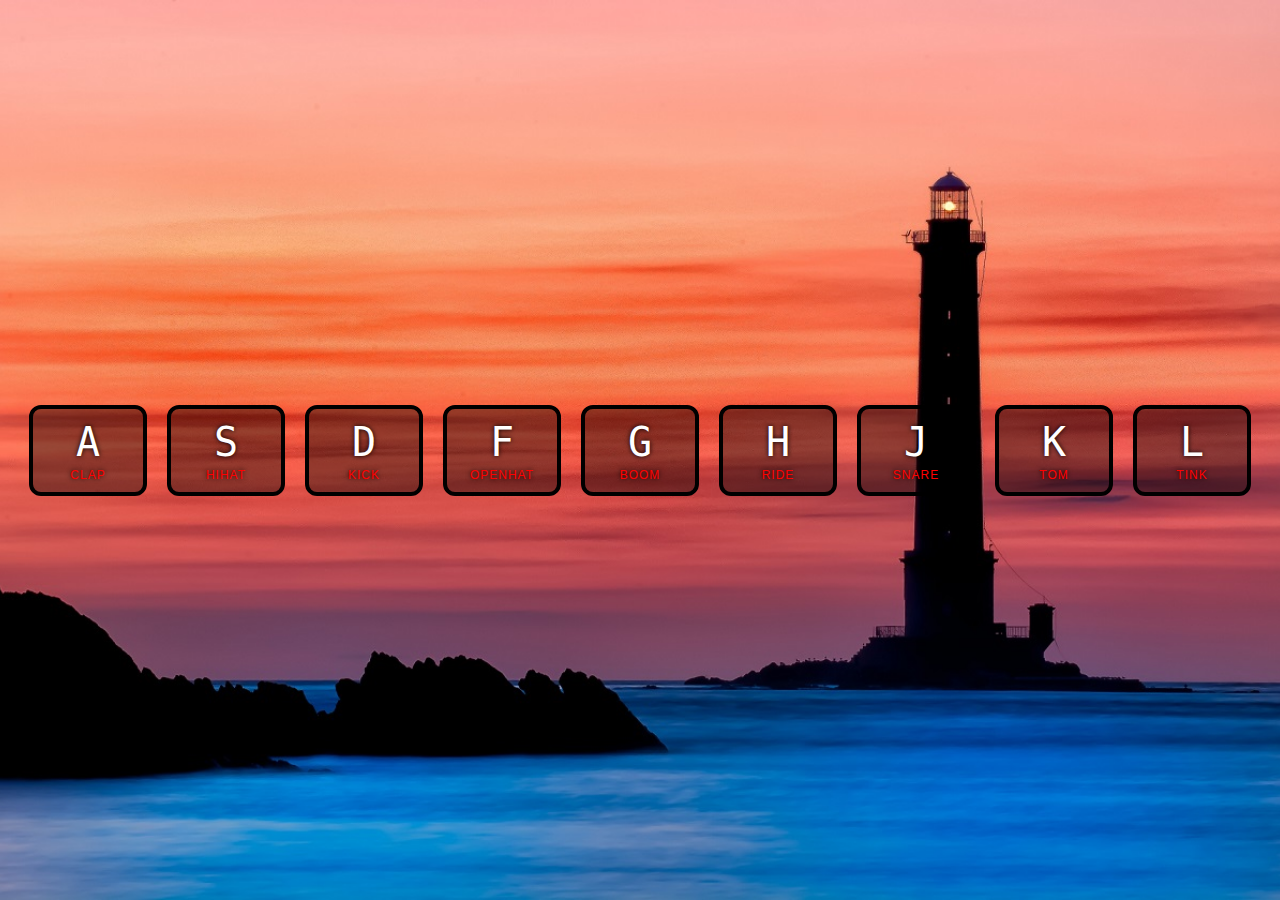
<file: PianoPlay/index.html>
<!DOCTYPE html>
<html lang="en">
<head>
  <meta charset="UTF-8">
  <title>JS Drum Kit</title>
  <link rel="stylesheet" href="style.css">
</head>
<body>


  <div class="keys">
    <div data-key="65" class="key">
      <kbd>A</kbd>
      <span class="sound">clap</span>
    </div>
    <div data-key="83" class="key">
      <kbd>S</kbd>
      <span class="sound">hihat</span>
    </div>
    <div data-key="68" class="key">
      <kbd>D</kbd>
      <span class="sound">kick</span>
    </div>
    <div data-key="70" class="key">
      <kbd>F</kbd>
      <span class="sound">openhat</span>
    </div>
    <div data-key="71" class="key">
      <kbd>G</kbd>
      <span class="sound">boom</span>
    </div>
    <div data-key="72" class="key">
      <kbd>H</kbd>
      <span class="sound">ride</span>
    </div>
    <div data-key="74" class="key">
      <kbd>J</kbd>
      <span class="sound">snare</span>
    </div>
    <div data-key="75" class="key">
      <kbd>K</kbd>
      <span class="sound">tom</span>
    </div>
    <div data-key="76" class="key">
      <kbd>L</kbd>
      <span class="sound">tink</span>
    </div>
  </div>

  <audio data-key="65" src="sounds/clap.wav"></audio>
  <audio data-key="83" src="sounds/hihat.wav"></audio>
  <audio data-key="68" src="sounds/kick.wav"></audio>
  <audio data-key="70" src="sounds/openhat.wav"></audio>
  <audio data-key="71" src="sounds/boom.wav"></audio>
  <audio data-key="72" src="sounds/ride.wav"></audio>
  <audio data-key="74" src="sounds/snare.wav"></audio>
  <audio data-key="75" src="sounds/tom.wav"></audio>
  <audio data-key="76" src="sounds/tink.wav"></audio>

<script>

function playSound(e){
const audio =document.querySelector(`audio[data-key="${e.keyCode}"]`);
const key =document.querySelector(`.key[data-key="${e.keyCode}"]`);
if(!audio){
  return;
} 
audio.currentTime=0;
audio.play();
key.classList.add('playing');
}

function removeTransition(e){
  if(e.propertyName!=='transform') return;
  this.classList.remove('playing');
}

const keys=document.querySelectorAll('.key');
keys.forEach(key=>key.addEventListener('transitionend',removeTransition));
window.addEventListener('keydown',playSound);

</script>


</body>
</html>
</file>
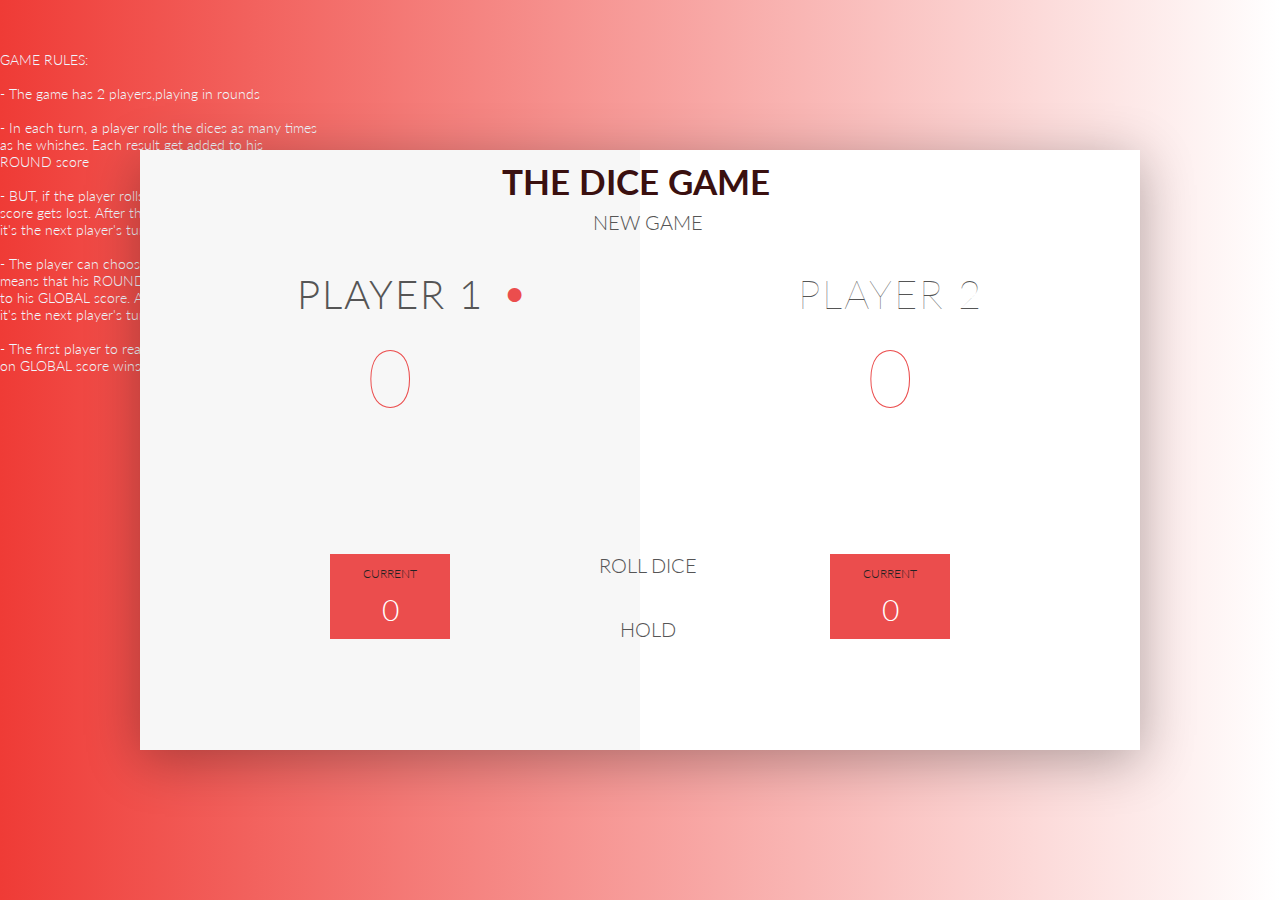
<file: MyGame/game_index.html>
<!DOCTYPE html>
<html lang="en">
    <head>
        <meta charset="UTF-8">
        <link href="https://fonts.googleapis.com/css?family=Lato:100,300,600" rel="stylesheet" type="text/css">
        <link href="http://code.ionicframework.com/ionicons/2.0.1/css/ionicons.min.css" rel="stylesheet" type="text/css">
        <link type="text/css" rel="stylesheet" href="style.css">
        
        <title>The Dice Game</title>
    </head>

    <body>
        <div id="rules"><p>
                <br><br><br>
                GAME RULES:

                <br><br>- The game has 2 players,playing in rounds<br><br>
                - In each turn, a player rolls the dices as many times<br> as he whishes. Each result get added to his<br> ROUND score<br><br>
                - BUT, if the player rolls a 1, all his ROUND <br>score gets lost. After that,<br> it's the next player's turn<br><br>
                - The player can choose to 'Hold', which<br> means that his ROUND score gets added<br> to his GLOBAL score. After that,<br> it's the next player's turn<br><br>
                - The first player to reach 100 points <br> on GLOBAL score wins the game<br><br>
        </p></div>
        
        <div class="wrapper clearfix">
            <div class="player-0-panel active">
                <div class="player-name" id="name-0">Player 1</div>
                <div class="player-score" id="score-0">43</div>
                <div class="player-current-box">
                    <div class="player-current-label">Current</div>
                    <div class="player-current-score" id="current-0">11</div>
                </div>
            </div>
            
            <div class="player-1-panel">
                <div class="player-name" id="name-1">Player 2</div>
                <div class="player-score" id="score-1">72</div>
                <div class="player-current-box">
                    <div class="player-current-label">Current</div>
                    <div class="player-current-score" id="current-1">0</div>
                </div>
            </div>
            
            <div id="gameName">THE DICE GAME</div> 

            <button class="btn-new"><i class="ion-ios-plus-outline"></i>New game</button>
            <button class="btn-roll"><i class="ion-ios-loop"></i>Roll dice</button>
            <button class="btn-hold"><i class="ion-ios-download-outline"></i>Hold</button>
    
            <img src="dice-5.png" alt="Dice" class="dice1">
            <img src="dice-2.png" alt="Dice" class="dice2" >

        </div>
        <script src="app.js"></script>
    </body>
</html>
</file>
<file: PianoPlay/style.css>
html {
  font-size: 10px;
}

body,html {
  margin: 0;
  padding: 0;
  font-family: sans-serif;
  background: url(bg.jpg);  
  background-size: cover;
  background-position: center;
}

.keys {
  display: flex;
  flex: 1;
  min-height: 100vh;
  align-items: center;
  justify-content: center;
}

.key {
  border: .4rem solid black;
  border-radius: 1.2rem;
  margin: 1rem;
  font-size: 1.5rem;
  padding: 1rem .5rem;
  transition: all .3s ease-in-out;
  width: 10rem;
  text-align: center;
  color: white;
  background: rgba(0,0,0,0.4);
  text-shadow: 0 0 .5rem black;
}

.playing {
  transform: scale(1.4);
  border-color: #dd0b0b;
  box-shadow: 0 0 1.4rem #e92525;
}

kbd {
  display: block;
  font-size: 4rem;
}

.sound {
  font-size: 1.2rem;
  text-transform: uppercase;
  letter-spacing: .1rem;
  color: #ff0000;
}
</file>
<file: MyGame/style.css>
/**********************************************
*** GENERAL
**********************************************/

* {
    margin: 0;
    padding: 0;
    box-sizing: border-box;
    
}

.clearfix::after {
    content: "";
    display: table;
    clear: both;
}

body {
    background: linear-gradient(to right, #ef3b36, #ffffff);
    background-size: cover;
    background-position: center;
    font-family: Lato;
    font-weight: 300;
    position: relative;
    height: 100vh;
    color: #555;

}

.wrapper {
    width: 1000px;
    position: absolute;
    top: 50%;
    left: 50%;
    transform: translate(-50%, -50%);
    background-color: #fff;
    box-shadow: 0px 10px 50px rgba(0, 0, 0, 0.3);
    overflow: hidden;
}

.player-0-panel,
.player-1-panel {
    width: 50%;
    float: left;
    height: 600px;
    padding: 100px;
}



/**********************************************
*** PLAYERS
**********************************************/

.player-name {
    font-size: 40px;
    text-align: center;
    text-transform: uppercase;
    letter-spacing: 2px;
    font-weight: 100;
    margin-top: 20px;
    margin-bottom: 10px;
    position: relative;
}

.player-score {
    text-align: center;
    font-size: 80px;
    font-weight: 100;
    color: #EB4D4D;
    margin-bottom: 130px;
}

.active { background-color: #f7f7f7; }
.active .player-name { font-weight: 300; }

.active .player-name::after {
    content: "\2022";
    font-size: 47px;
    position: absolute;
    color: #EB4D4D;
    top: -7px;
    right: 10px;
    
}

.player-current-box {
    background-color: #EB4D4D;
    color: #fff;
    width: 40%;
    margin: 0 auto;
    padding: 12px;
    text-align: center;
}

.player-current-label {
    text-transform: uppercase;
    margin-bottom: 10px;
    font-size: 12px;
    color: #222;
}

.player-current-score {
    font-size: 30px;
}

button {
    position: absolute;
    width: 200px;
    left: 50%;
    transform: translateX(-50%);
    color: #555;
    background: none;
    border: none;
    font-family: Lato;
    font-size: 20px;
    text-transform: uppercase;
    cursor: pointer;
    font-weight: 300;
    transition: background-color 0.3s, color 0.3s;
}

button:hover { font-weight: 600; }
button:hover i { margin-right: 20px; }

button:focus {
    outline: none;
}

i {
    color: #EB4D4D;
    display: inline-block;
    margin-right: 15px;
    font-size: 32px;
    line-height: 1;
    vertical-align: text-top;
    margin-top: -4px;
    transition: margin 0.3s;
}

.btn-new { top: 60px;}
.btn-roll { top: 403px;}
.btn-hold { top: 467px;}


#gameName{
    display: inline;
    position: absolute;
    width: 300px;
    left: 50%;
    transform: translateX(-46%);
    color: rgb(58, 16, 16);
    background: none;
    border: none;
    font-family: Lato;
    font-size: 35px;
    text-transform: uppercase;
    cursor: pointer;
    font-weight: 700;
    top: 10px;


}
.dice1 {
    position: absolute;
    left: 50%;
    top: 245px;
    transform: translateX(-50%);
    height: 100px;
    box-shadow: 0px 10px 60px rgba(0, 0, 0, 0.10);
}

.dice2 {
    position: absolute;
    left: 50%;
    top: 120px;
    transform: translateX(-50%);
    height: 100px;
    box-shadow: 0px 10px 60px rgba(0, 0, 0, 0.10);
}

.winner { background-color: #f7f7f7; }
.winner .player-name { font-weight: 300; color: #EB4D4D; }

#rules{
    display: inline;
    font-size: 14px;
    color: aliceblue;
    z-index:999999 !important;
}
</file>
